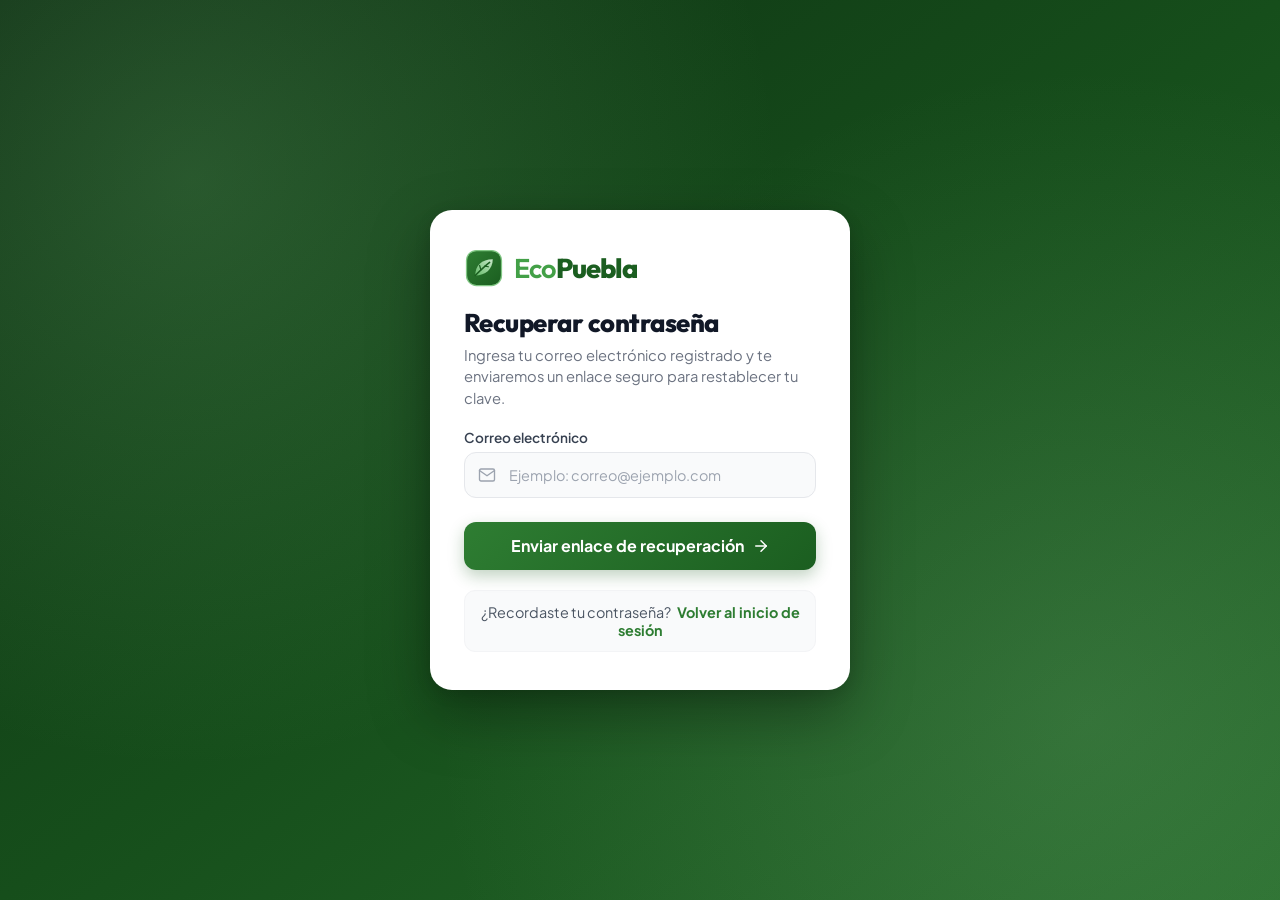
<file: templates/forgot_password.html>
<!DOCTYPE html>
<html lang="es">
<head>
    <meta charset="UTF-8">
    <meta name="viewport" content="width=device-width, initial-scale=1.0">
    <title>EcoPuebla - Recuperar Contraseña</title>
    <link rel="icon" type="image/svg+xml" href="/static/logo.svg">
    <link rel="stylesheet" href="/static/style.css">
</head>
<body class="login-body">
    <div class="auth-box auth-box-centered">
        <div class="login-brand" style="display: flex; justify-content: flex-start; margin-bottom: 18px;">
            <img src="/static/logo.svg" alt="Logo EcoPuebla">
            <div class="login-brand-text"><span>Eco</span>Puebla</div>
        </div>

        <div class="auth-form-header" style="margin-bottom: 20px;">
            <h2>Recuperar contraseña</h2>
            <p>Ingresa tu correo electrónico registrado y te enviaremos un enlace seguro para restablecer tu clave.</p>
        </div>
        
        <form method="POST" action="/forgot-password">
            <div class="form-group">
                <label class="form-label" for="resetEmail">Correo electrónico</label>
                <div class="input-wrapper">
                    <svg class="input-icon" viewBox="0 0 24 24"><path d="M4 4h16c1.1 0 2 .9 2 2v12c0 1.1-.9 2-2 2H4c-1.1 0-2-.9-2-2V6c0-1.1.9-2 2-2z"></path><polyline points="22,6 12,13 2,6"></polyline></svg>
                    <input type="email" id="resetEmail" name="email" placeholder="Ejemplo: correo@ejemplo.com" required autocomplete="off">
                </div>
            </div>

            <button type="submit" class="btn-auth">
                <span>Enviar enlace de recuperación</span>
                <svg viewBox="0 0 24 24"><line x1="5" y1="12" x2="19" y2="12"></line><polyline points="12 5 19 12 12 19"></polyline></svg>
            </button>
        </form>
        
        <div class="auth-switch" style="margin-top: 20px;">
            ¿Recordaste tu contraseña?
            <a href="/login">Volver al inicio de sesión</a>
        </div>
    </div>
</body>
</html>
</file>
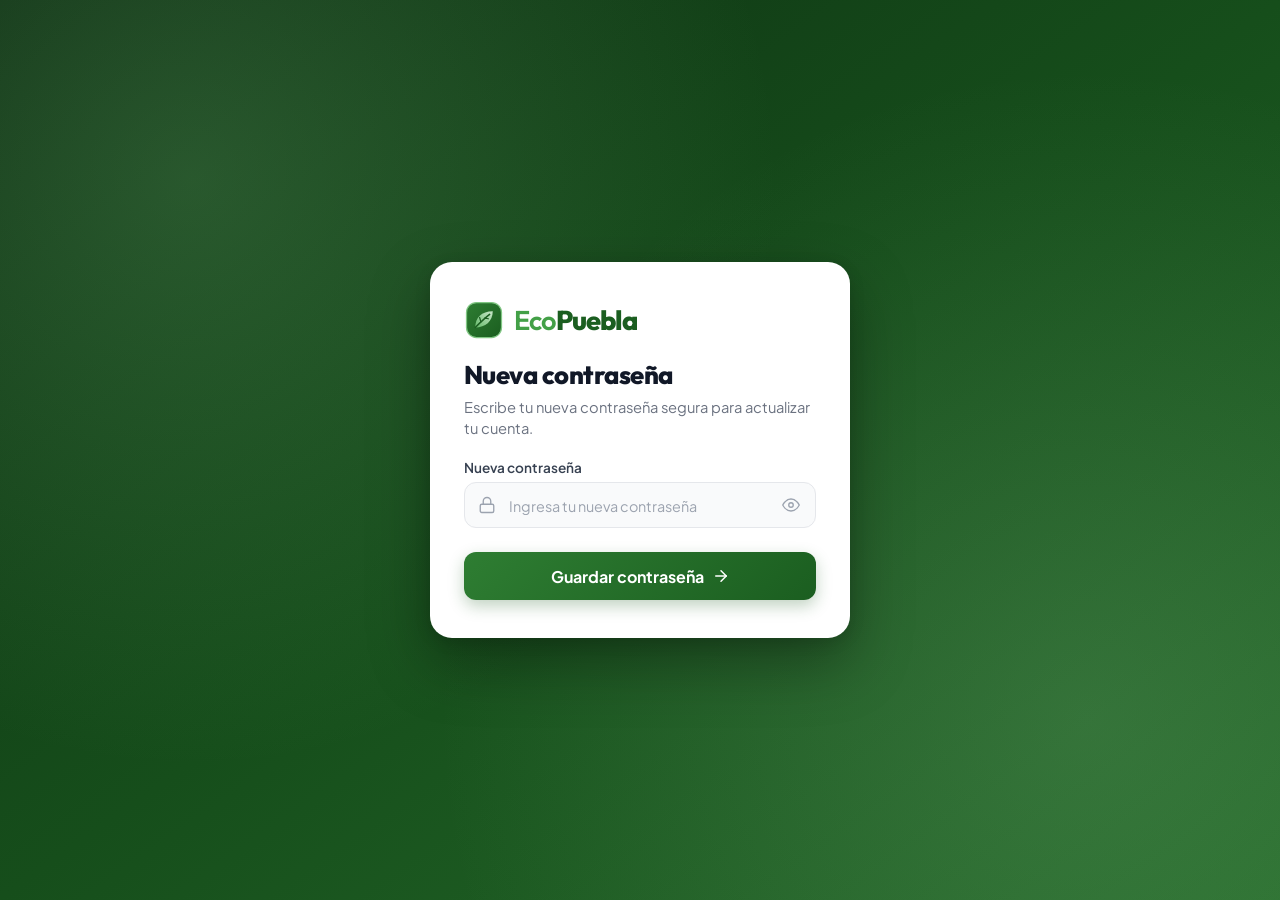
<file: templates/reset_password.html>
<!DOCTYPE html>
<html lang="es">
<head>
    <meta charset="UTF-8">
    <meta name="viewport" content="width=device-width, initial-scale=1.0">
    <title>EcoPuebla - Nueva Contraseña</title>
    <link rel="icon" type="image/svg+xml" href="/static/logo.svg">
    <link rel="stylesheet" href="/static/style.css">
</head>
<body class="login-body">
    <div class="auth-box auth-box-centered">
        <div class="login-brand" style="display: flex; justify-content: flex-start; margin-bottom: 18px;">
            <img src="/static/logo.svg" alt="Logo EcoPuebla">
            <div class="login-brand-text"><span>Eco</span>Puebla</div>
        </div>

        <div class="auth-form-header" style="margin-bottom: 20px;">
            <h2>Nueva contraseña</h2>
            <p>Escribe tu nueva contraseña segura para actualizar tu cuenta.</p>
        </div>
        
        <form method="POST" action="/reset-password/{{ token }}">
            <div class="form-group">
                <label class="form-label" for="newPasswordInput">Nueva contraseña</label>
                <div class="input-wrapper">
                    <svg class="input-icon" viewBox="0 0 24 24"><rect x="3" y="11" width="18" height="11" rx="2" ry="2"></rect><path d="M7 11V7a5 5 0 0 1 10 0v4"></path></svg>
                    <input type="password" id="newPasswordInput" name="password" placeholder="Ingresa tu nueva contraseña" required>
                    <button type="button" class="toggle-password" onclick="togglePassword('newPasswordInput', this)" title="Mostrar u ocultar contraseña">
                        <svg viewBox="0 0 24 24"><path d="M1 12s4-8 11-8 11 8 11 8-4 8-11 8-11-8-11-8z"></path><circle cx="12" cy="12" r="3"></circle></svg>
                    </button>
                </div>
            </div>

            <button type="submit" class="btn-auth">
                <span>Guardar contraseña</span>
                <svg viewBox="0 0 24 24"><line x1="5" y1="12" x2="19" y2="12"></line><polyline points="12 5 19 12 12 19"></polyline></svg>
            </button>
        </form>
    </div>

    <script>
        function togglePassword(inputId, btn) {
            const input = document.getElementById(inputId);
            if (input.type === 'password') {
                input.type = 'text';
                btn.innerHTML = '<svg viewBox="0 0 24 24"><path d="M17.94 17.94A10.07 10.07 0 0 1 12 20c-7 0-11-8-11-8a18.45 18.45 0 0 1 5.06-5.94M9.9 4.24A9.12 9.12 0 0 1 12 4c7 0 11 8 11 8a18.5 18.5 0 0 1-2.16 3.19m-6.72-1.07a3 3 0 1 1-4.24-4.24"></path><line x1="1" y1="1" x2="23" y2="23"></line></svg>';
            } else {
                input.type = 'password';
                btn.innerHTML = '<svg viewBox="0 0 24 24"><path d="M1 12s4-8 11-8 11 8 11 8-4 8-11 8-11-8-11-8z"></path><circle cx="12" cy="12" r="3"></circle></svg>';
            }
        }
    </script>
</body>
</html>
</file>
<file: static/style.css>
@import url('https://fonts.googleapis.com/css2?family=Outfit:wght@500;600;700;800&family=Plus+Jakarta+Sans:wght@400;500;600;700&display=swap');

* {
    box-sizing: border-box;
}

body {
    font-family: 'Plus Jakarta Sans', 'Segoe UI', Tahoma, Geneva, Verdana, sans-serif;
    background-color: #f4f7f6;
    color: #333;
    margin: 0;
    padding: 0;
    -webkit-font-smoothing: antialiased;
}

h1, h2, h3, .brand-text {
    font-family: 'Outfit', sans-serif;
    letter-spacing: -0.02em;
}

.container {
    max-width: 600px;
    margin: 0 auto;
    padding: 20px 16px;
    text-align: center;
}

header {
    background-color: #2E7D32;
    color: white;
    padding: 20px;
    border-radius: 8px;
    margin-bottom: 20px;
}

/* =========================================================
   SECCIÓN DE CÁMARA Y SUBIDA (OPTIMIZADA PARA CELULAR)
   ========================================================= */
.upload-section {
    background-color: white;
    padding: 28px 22px;
    border-radius: 16px;
    box-shadow: 0 8px 24px rgba(0,0,0,0.06);
    border: 1px solid #e5e7eb;
}

.upload-title {
    margin: 0 0 6px 0;
    font-size: 1.35rem;
    color: #1b5e20;
}

.upload-subtitle {
    margin: 0 0 20px 0;
    color: #555;
    font-size: 0.95rem;
    line-height: 1.45;
}

.file-dropzone {
    display: flex;
    flex-direction: column;
    align-items: center;
    justify-content: center;
    gap: 10px;
    padding: 24px 16px;
    margin-bottom: 18px;
    border: 2px dashed #81C784;
    border-radius: 14px;
    background-color: #F1F8F3;
    cursor: pointer;
    transition: background-color 0.2s, border-color 0.2s, transform 0.15s;
}

.file-dropzone:hover, .file-dropzone:active {
    background-color: #E8F5E9;
    border-color: #2E7D32;
}

.file-dropzone svg {
    width: 36px;
    height: 36px;
    stroke: #2E7D32;
    stroke-width: 1.8;
    fill: none;
    stroke-linecap: round;
    stroke-linejoin: round;
}

.file-dropzone-text {
    font-weight: 700;
    color: #1b5e20;
    font-size: 0.96rem;
}

.file-dropzone-hint {
    font-size: 0.82rem;
    color: #6B7280;
}

input[type="file"] {
    margin-bottom: 15px;
    width: 100%;
    font-size: 0.9rem;
}

.btn {
    background: linear-gradient(135deg, #2E7D32 0%, #1b5e20 100%);
    color: white;
    border: none;
    padding: 14px 24px;
    font-size: 16px;
    font-weight: 700;
    font-family: 'Plus Jakarta Sans', sans-serif;
    border-radius: 11px;
    cursor: pointer;
    width: 100%;
    box-shadow: 0 4px 14px rgba(27, 94, 32, 0.25);
    transition: transform 0.15s, box-shadow 0.2s, opacity 0.2s;
}

.btn:hover {
    transform: translateY(-1px);
    box-shadow: 0 6px 18px rgba(27, 94, 32, 0.32);
}

.btn:disabled {
    background: #9E9E9E;
    box-shadow: none;
    cursor: not-allowed;
    transform: none;
}

#imagePreview {
    max-width: 100%;
    max-height: 380px;
    object-fit: contain;
    border-radius: 12px;
    margin: 18px auto 0 auto;
    box-shadow: 0 6px 16px rgba(0,0,0,0.12);
}

.result-section {
    background-color: white;
    padding: 22px;
    border-radius: 14px;
    margin-top: 20px;
    box-shadow: 0 6px 18px rgba(0,0,0,0.08);
    text-align: left;
    border-left: 5px solid #2E7D32;
}

.result-section h2 {
    margin-top: 0;
    color: #2E7D32;
}

/* =========================================================
   BARRA DE NAVEGACIÓN, LOGO PERSONALIZADO Y MENÚ DESPLEGABLE
   ========================================================= */
.navbar {
    background: linear-gradient(90deg, #123e17 0%, #1b5e20 100%);
    color: white;
    padding: 12px 24px;
    display: flex;
    justify-content: space-between;
    align-items: center;
    box-shadow: 0 2px 10px rgba(0,0,0,0.15);
    position: sticky;
    top: 0;
    z-index: 1500;
}

.nav-brand {
    display: inline-flex;
    align-items: center;
    gap: 10px;
    text-decoration: none;
    color: white;
    transition: opacity 0.2s;
}

.nav-brand:hover {
    opacity: 0.92;
}

.brand-logo {
    width: 34px;
    height: 34px;
    border-radius: 8px;
    flex-shrink: 0;
}

.brand-text {
    font-family: 'Outfit', sans-serif;
    font-size: 1.4rem;
    font-weight: 800;
    letter-spacing: -0.03em;
    color: #ffffff;
}

.brand-eco {
    color: #81C784;
    font-weight: 600;
}

.nav-actions {
    display: flex;
    align-items: center;
    gap: 8px;
    position: relative;
}

/* Botón destacado "Nueva Captura" de diferente color */
.btn-capture {
    display: inline-flex;
    align-items: center;
    gap: 6px;
    background-color: #F59E0B;
    color: #ffffff;
    text-decoration: none;
    font-family: 'Plus Jakarta Sans', sans-serif;
    font-size: 0.86rem;
    font-weight: 700;
    padding: 8px 14px;
    border-radius: 20px;
    box-shadow: 0 2px 6px rgba(245, 158, 11, 0.35);
    transition: background-color 0.2s, transform 0.15s;
    white-space: nowrap;
}

.btn-capture:hover {
    background-color: #D97706;
    transform: translateY(-1px);
}

.btn-capture svg {
    width: 16px;
    height: 16px;
    stroke: currentColor;
    stroke-width: 2;
    fill: none;
    stroke-linecap: round;
    stroke-linejoin: round;
    flex-shrink: 0;
}

/* Iconos minimalistas de línea (estilo Imagen 2) */
.icon-btn {
    width: 38px;
    height: 38px;
    border-radius: 50%;
    display: inline-flex;
    align-items: center;
    justify-content: center;
    color: white;
    background: rgba(255, 255, 255, 0.08);
    border: 1.5px solid rgba(255, 255, 255, 0.3);
    cursor: pointer;
    text-decoration: none;
    transition: all 0.2s ease;
    padding: 0;
    flex-shrink: 0;
}

.icon-btn:hover {
    background: rgba(255, 255, 255, 0.2);
    border-color: #ffffff;
    transform: translateY(-1px);
}

.icon-btn svg {
    width: 19px;
    height: 19px;
    stroke: currentColor;
    stroke-width: 1.8;
    fill: none;
    stroke-linecap: round;
    stroke-linejoin: round;
}

/* Menú desplegable unificado (Celular y Escritorio) */
.menu-toggle {
    display: none;
}

.nav-dropdown {
    display: none;
    flex-direction: column;
    position: absolute;
    top: calc(100% + 10px);
    right: 0;
    min-width: 230px;
    background-color: #ffffff;
    color: #222;
    border-radius: 14px;
    box-shadow: 0 12px 30px rgba(0,0,0,0.2);
    padding: 8px 0;
    z-index: 2000;
    border: 1px solid #e5e7eb;
    text-align: left;
}

.menu-toggle:checked ~ .nav-dropdown {
    display: flex;
}

.dropdown-user-header {
    display: flex;
    align-items: center;
    gap: 10px;
    padding: 10px 16px;
    border-bottom: 1px solid #f0f0f0;
    margin-bottom: 4px;
    color: #1b5e20;
    font-size: 0.9rem;
}

.dropdown-user-header svg {
    width: 22px;
    height: 22px;
    stroke: #1b5e20;
    stroke-width: 1.8;
    fill: none;
    flex-shrink: 0;
}

.dropdown-link {
    display: flex;
    align-items: center;
    gap: 12px;
    padding: 11px 16px;
    color: #374151;
    text-decoration: none;
    font-size: 0.92rem;
    font-weight: 600;
    transition: background-color 0.15s, color 0.15s;
}

.dropdown-link svg {
    width: 18px;
    height: 18px;
    stroke: #2E7D32;
    stroke-width: 1.8;
    fill: none;
    stroke-linecap: round;
    stroke-linejoin: round;
    flex-shrink: 0;
}

.dropdown-link:hover {
    background-color: #f0fdf4;
    color: #1b5e20;
}

.dropdown-link.logout-link {
    color: #c62828;
    border-top: 1px solid #f0f0f0;
    margin-top: 4px;
    padding-top: 12px;
}

.dropdown-link.logout-link svg {
    stroke: #c62828;
}

.dropdown-link.logout-link:hover {
    background-color: #fef2f2;
    color: #b91c1c;
}

/* =========================================================
   FONDO INMERSIVO VERDE (IMAGEN 1) Y RECUADRO FLOTANTE DE LOGIN
   ========================================================= */
.login-body {
    min-height: 100vh;
    background:
        radial-gradient(circle at 15% 20%, rgba(129, 199, 132, 0.22) 0%, transparent 45%),
        radial-gradient(circle at 85% 80%, rgba(165, 214, 167, 0.16) 0%, transparent 50%),
        linear-gradient(145deg, #0d2e12 0%, #164e1b 50%, #256b2a 100%);
    display: flex;
    justify-content: center;
    align-items: center;
    padding: 32px 20px;
    position: relative;
    overflow-x: hidden;
}

.auth-page-layout {
    display: flex;
    align-items: center;
    justify-content: space-between;
    gap: 48px;
    width: 100%;
    max-width: 1020px;
    z-index: 1;
}

/* Contenido que vive directamente sobre el fondo verde de la página */
.auth-bg-showcase {
    flex: 1;
    color: #ffffff;
    text-align: left;
    max-width: 480px;
}

.auth-banner-brand {
    display: inline-flex;
    align-items: center;
    gap: 12px;
    margin-bottom: 24px;
}

.auth-banner-brand img {
    width: 46px;
    height: 46px;
    border-radius: 12px;
    box-shadow: 0 6px 16px rgba(0,0,0,0.28);
}

.auth-banner-brand span {
    font-family: 'Outfit', sans-serif;
    font-size: 1.85rem;
    font-weight: 800;
    letter-spacing: -0.03em;
    color: #ffffff;
}

.auth-banner-brand span em {
    font-style: normal;
    color: #81C784;
    font-weight: 600;
}

.auth-bg-showcase h1 {
    font-size: 2.2rem;
    font-weight: 800;
    line-height: 1.2;
    margin: 0 0 14px 0;
    color: #ffffff;
}

.auth-bg-showcase p {
    font-size: 1rem;
    line-height: 1.6;
    color: rgba(255, 255, 255, 0.86);
    margin: 0 0 28px 0;
}

.auth-features {
    display: flex;
    flex-direction: column;
    gap: 12px;
}

.auth-feature-item {
    display: flex;
    align-items: center;
    gap: 12px;
    font-size: 0.92rem;
    color: #E8F5E9;
    font-weight: 500;
    background: rgba(255, 255, 255, 0.09);
    backdrop-filter: blur(8px);
    -webkit-backdrop-filter: blur(8px);
    padding: 12px 16px;
    border-radius: 14px;
    border: 1px solid rgba(255, 255, 255, 0.16);
}

.auth-feature-item svg {
    width: 20px;
    height: 20px;
    stroke: #A5D6A7;
    stroke-width: 2;
    fill: none;
    stroke-linecap: round;
    stroke-linejoin: round;
    flex-shrink: 0;
}

/* Recuadro blanco flotante para Iniciar Sesión / Registro / Recuperación */
.auth-box {
    width: 100%;
    max-width: 420px;
    background: #ffffff;
    border-radius: 22px;
    padding: 38px 34px;
    box-shadow: 0 24px 60px rgba(0, 0, 0, 0.35), 0 4px 16px rgba(0, 0, 0, 0.12);
    text-align: left;
    flex-shrink: 0;
}

.auth-box-centered {
    margin: 0 auto;
}

.auth-form-header {
    margin-bottom: 24px;
}

.auth-form-header h2 {
    margin: 0 0 6px 0;
    font-size: 1.6rem;
    font-weight: 800;
    color: #111827;
}

.auth-form-header p {
    margin: 0;
    font-size: 0.92rem;
    color: #6B7280;
    line-height: 1.45;
}

.form-group {
    margin-bottom: 18px;
}

.form-label-row {
    display: flex;
    justify-content: space-between;
    align-items: center;
    margin-bottom: 6px;
    gap: 8px;
    flex-wrap: wrap;
}

.form-label {
    display: block;
    font-size: 0.85rem;
    font-weight: 600;
    color: #374151;
    margin-bottom: 6px;
}

.form-label-row .form-label {
    margin-bottom: 0;
}

.forgot-link {
    font-size: 0.82rem;
    color: #2E7D32;
    font-weight: 600;
    text-decoration: none;
    transition: color 0.15s;
}

.forgot-link:hover {
    color: #1b5e20;
    text-decoration: underline;
}

/* Contenedor de input con icono perfectamente alineado sin encimarse */
.input-wrapper {
    position: relative;
    width: 100%;
}

.input-icon {
    position: absolute;
    left: 14px;
    top: 50%;
    transform: translateY(-50%);
    width: 18px;
    height: 18px;
    stroke: #9CA3AF;
    stroke-width: 1.8;
    fill: none;
    stroke-linecap: round;
    stroke-linejoin: round;
    pointer-events: none;
    transition: stroke 0.2s;
    z-index: 2;
}

.input-wrapper input {
    width: 100%;
    height: 46px;
    padding: 10px 42px 10px 44px !important;
    margin: 0 !important;
    border: 1.5px solid #E5E7EB;
    border-radius: 12px;
    background-color: #F9FAFB;
    font-family: 'Plus Jakarta Sans', sans-serif;
    font-size: 16px; /* 16px evita auto-zoom molesto en iOS y Android */
    color: #111827;
    box-sizing: border-box;
    transition: border-color 0.2s ease, background-color 0.2s ease, box-shadow 0.2s ease;
}

.input-wrapper input::placeholder {
    color: #9CA3AF;
    font-size: 0.9rem;
}

.input-wrapper input:focus {
    outline: none;
    border-color: #2E7D32;
    background-color: #ffffff;
    box-shadow: 0 0 0 4px rgba(46, 125, 50, 0.12);
}

.input-wrapper:focus-within .input-icon {
    stroke: #2E7D32;
}

.toggle-password {
    position: absolute;
    right: 10px;
    top: 50%;
    transform: translateY(-50%);
    background: none;
    border: none;
    padding: 6px;
    cursor: pointer;
    color: #9CA3AF;
    display: flex;
    align-items: center;
    justify-content: center;
    transition: color 0.2s;
    z-index: 2;
}

.toggle-password:hover {
    color: #4B5563;
}

.toggle-password svg {
    width: 18px;
    height: 18px;
    stroke: currentColor;
    stroke-width: 1.8;
    fill: none;
    stroke-linecap: round;
    stroke-linejoin: round;
}

.btn-auth {
    display: inline-flex;
    align-items: center;
    justify-content: center;
    gap: 8px;
    width: 100%;
    height: 48px;
    padding: 12px 20px;
    margin-top: 6px;
    background: linear-gradient(135deg, #2E7D32 0%, #1b5e20 100%);
    color: #ffffff;
    border: none;
    border-radius: 12px;
    font-family: 'Plus Jakarta Sans', sans-serif;
    font-size: 1rem;
    font-weight: 700;
    cursor: pointer;
    box-shadow: 0 6px 16px rgba(27, 94, 32, 0.28);
    transition: transform 0.15s ease, box-shadow 0.2s ease;
}

.btn-auth:hover {
    transform: translateY(-1px);
    box-shadow: 0 8px 20px rgba(27, 94, 32, 0.36);
}

.btn-auth svg {
    width: 18px;
    height: 18px;
    stroke: currentColor;
    stroke-width: 2;
    fill: none;
    stroke-linecap: round;
    stroke-linejoin: round;
    transition: transform 0.2s ease;
}

.btn-auth:hover svg {
    transform: translateX(3px);
}

.auth-switch {
    margin-top: 20px;
    text-align: center;
    font-size: 0.9rem;
    color: #4B5563;
    background: #F9FAFB;
    padding: 12px;
    border-radius: 11px;
    border: 1px solid #F3F4F6;
}

.auth-switch a {
    color: #2E7D32;
    font-weight: 700;
    text-decoration: none;
    margin-left: 4px;
}

.auth-switch a:hover {
    text-decoration: underline;
}

.auth-footer {
    margin-top: 20px;
    padding-top: 15px;
    border-top: 1px solid #F3F4F6;
    display: flex;
    align-items: center;
    justify-content: center;
    gap: 6px;
    font-size: 0.8rem;
    color: #9CA3AF;
    flex-wrap: wrap;
    text-align: center;
}

.auth-footer svg {
    width: 15px;
    height: 15px;
    stroke: #2E7D32;
    stroke-width: 1.8;
    fill: none;
    flex-shrink: 0;
}

.auth-footer a {
    color: #2E7D32;
    font-weight: 600;
    text-decoration: none;
    word-break: break-all;
}

.auth-footer a:hover {
    text-decoration: underline;
}

.login-brand {
    display: inline-flex;
    align-items: center;
    justify-content: center;
    gap: 10px;
    margin-bottom: 6px;
}

.login-brand img {
    width: 40px;
    height: 40px;
    border-radius: 10px;
}

.login-brand-text {
    font-family: 'Outfit', sans-serif;
    font-size: 1.7rem;
    font-weight: 800;
    letter-spacing: -0.03em;
    color: #1b5e20;
}

.login-brand-text span {
    color: #43A047;
    font-weight: 600;
}

.login-container {
    background: white;
    padding: 36px 30px;
    border-radius: 22px;
    box-shadow: 0 24px 60px rgba(0, 0, 0, 0.35);
    width: 100%;
    max-width: 420px;
    text-align: center;
}

.login-container h2 {
    margin-top: 0;
    color: #2E7D32;
}

.alert.error {
    background-color: #FEF2F2;
    color: #B91C1C;
    border: 1px solid #FECACA;
    padding: 11px 14px;
    border-radius: 10px;
    margin-bottom: 16px;
    font-size: 0.88rem;
    font-weight: 500;
}

/* =========================================================
   PANEL ADMIN Y TABLA RESPONSIVA PARA CELULAR
   ========================================================= */
.admin-container {
    max-width: 1000px;
    margin-top: 24px;
}

.table-responsive {
    width: 100%;
    overflow-x: auto;
    -webkit-overflow-scrolling: touch;
    background: white;
    border-radius: 12px;
    box-shadow: 0 4px 12px rgba(0,0,0,0.06);
    margin-top: 20px;
}

.admin-table {
    width: 100%;
    min-width: 640px;
    border-collapse: collapse;
    background: white;
}

.admin-table th, .admin-table td {
    padding: 12px 14px;
    text-align: left;
    border-bottom: 1px solid #eee;
    font-size: 0.92rem;
}

.admin-table th {
    background-color: #2E7D32;
    color: white;
    white-space: nowrap;
}

.admin-table tr:hover {
    background-color: #f9f9f9;
}

.thumb {
    width: 64px;
    height: 64px;
    object-fit: cover;
    border-radius: 8px;
    box-shadow: 0 2px 4px rgba(0,0,0,0.1);
}

.section-heading-icon {
    display: inline-flex;
    align-items: center;
    gap: 8px;
}

.section-heading-icon svg {
    width: 22px;
    height: 22px;
    stroke: #2E7D32;
    stroke-width: 2;
    fill: none;
    stroke-linecap: round;
    stroke-linejoin: round;
}

/* =========================================================
   OPTIMIZACIÓN PARA CELULARES Y TABLETS
   ========================================================= */
@media (max-width: 860px) {
    .login-body {
        padding: 24px 16px;
        align-items: flex-start;
    }
    .auth-page-layout {
        flex-direction: column;
        align-items: center;
        gap: 24px;
    }
    .auth-bg-showcase {
        text-align: center;
        max-width: 420px;
    }
    .auth-banner-brand {
        justify-content: center;
        margin-bottom: 12px;
    }
    .auth-bg-showcase h1 {
        font-size: 1.65rem;
        margin-bottom: 8px;
    }
    .auth-bg-showcase p {
        font-size: 0.92rem;
        margin-bottom: 16px;
    }
    .auth-features {
        text-align: left;
    }
    .auth-box {
        padding: 28px 22px;
    }
}

@media (max-width: 768px) {
    .navbar {
        padding: 10px 14px;
    }
    .brand-text {
        font-size: 1.12rem;
        white-space: nowrap;
    }
    .brand-logo {
        width: 30px;
        height: 30px;
    }
    .nav-actions {
        gap: 8px;
    }
    /* En celular ocultamos los botones de imagen y ranking de la barra (siguen disponibles en el menú desplegable) */
    a.icon-btn {
        display: none !important;
    }
    .btn-capture {
        padding: 7px 12px;
        font-size: 0.8rem;
    }
    .icon-btn {
        width: 36px;
        height: 36px;
    }
    .icon-btn svg {
        width: 18px;
        height: 18px;
    }
    .upload-section {
        padding: 22px 16px;
    }
    #map {
        height: 300px !important;
    }
}
</file>
